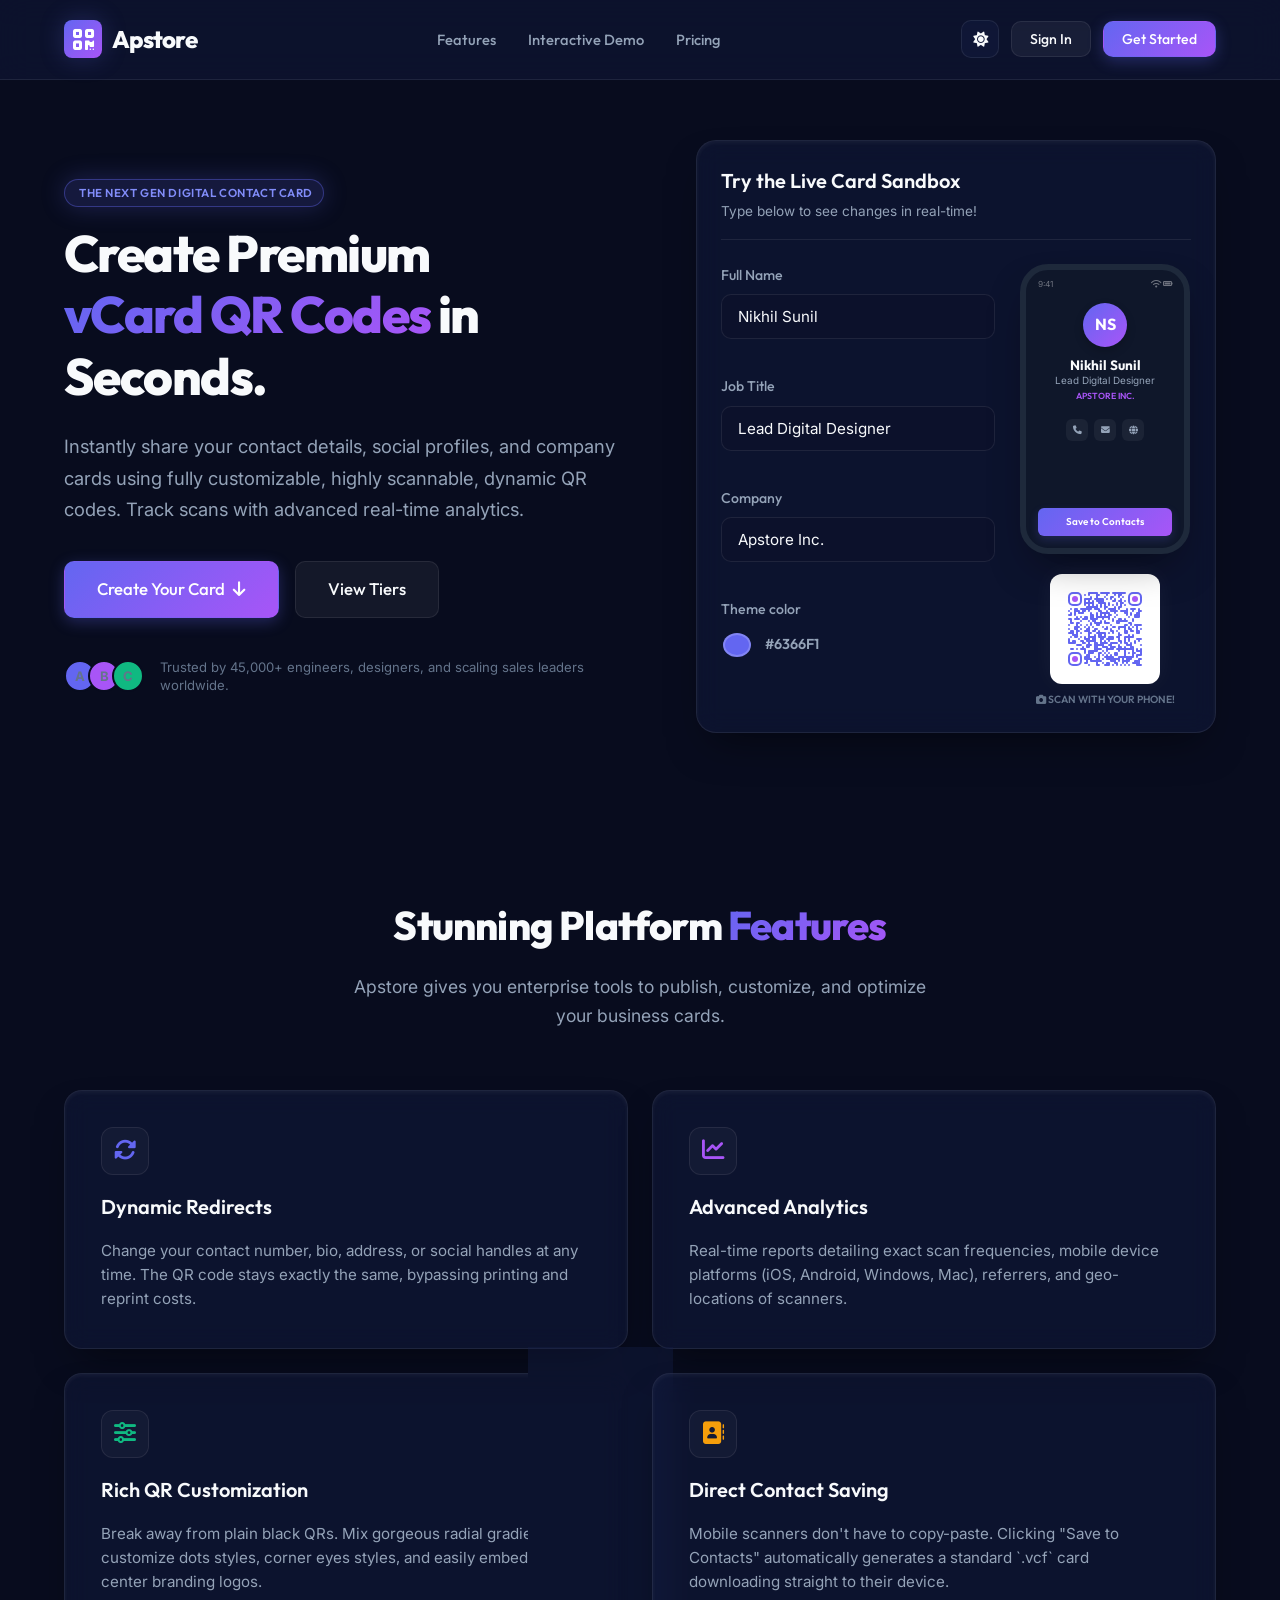
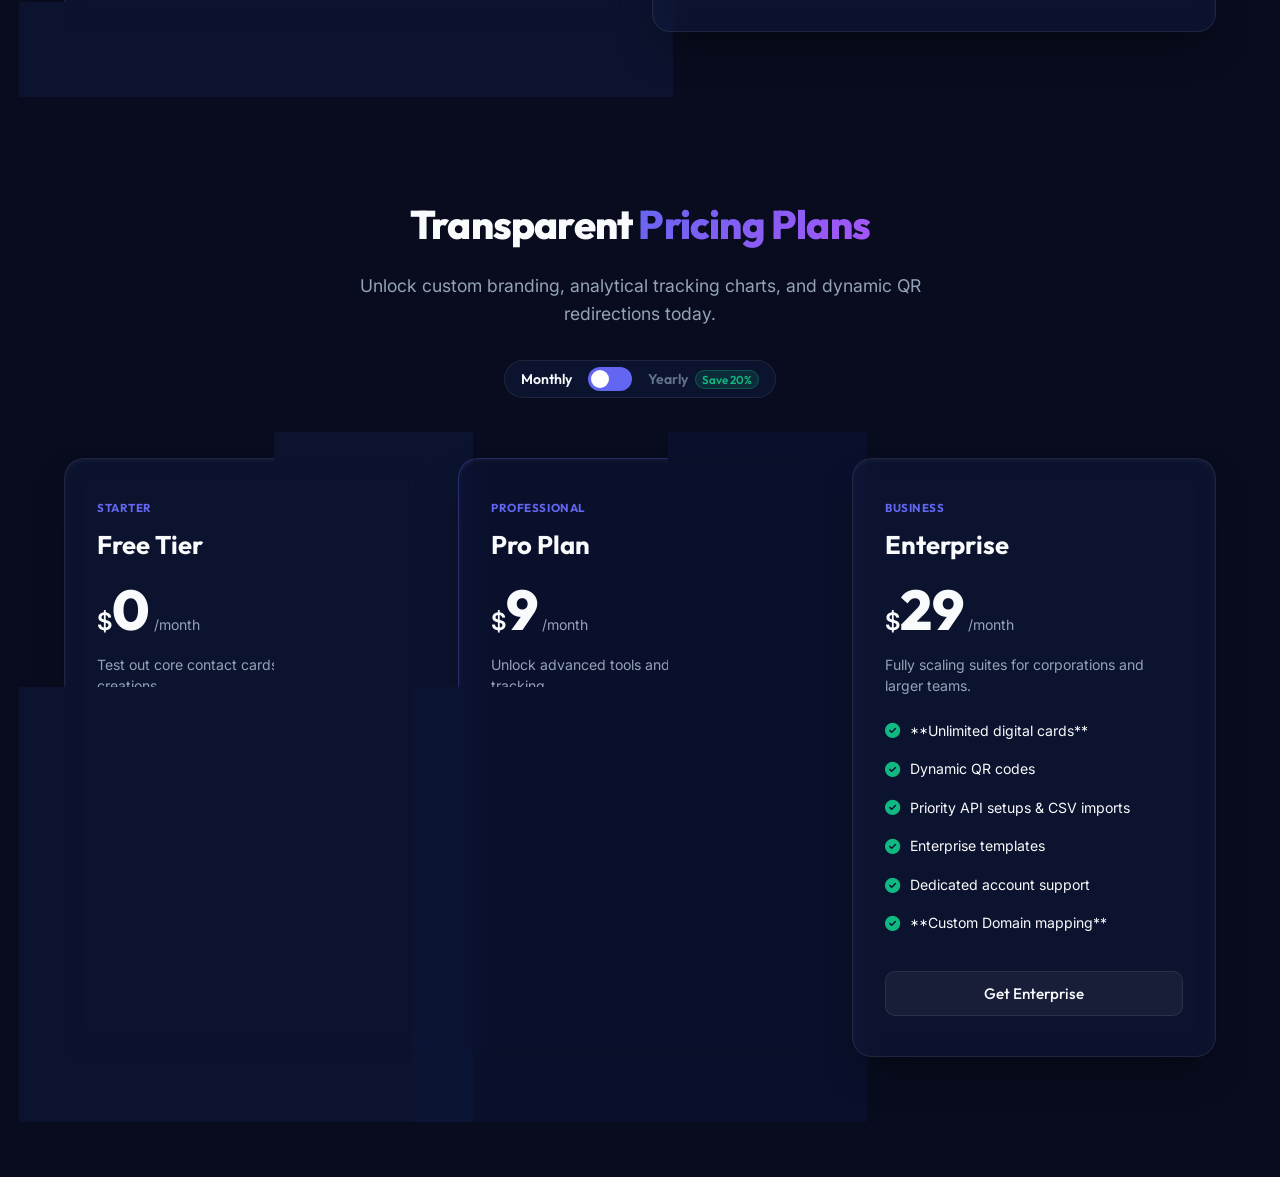
<file: index.html>
<!DOCTYPE html>
<html lang="en">
<head>
  <meta charset="UTF-8">
  <meta name="viewport" content="width=device-width, initial-scale=1.0">
  <title>Apstore | Premium QR vCards & Dynamic QRs</title>
  
  <!-- Google Fonts & FontAwesome -->
  <link href="https://fonts.googleapis.com/css2?family=Inter:wght@300;400;500;600;700&family=Outfit:wght@400;500;600;700;800&display=swap" rel="stylesheet">
  <link rel="stylesheet" href="https://cdnjs.cloudflare.com/ajax/libs/font-awesome/6.4.0/css/all.min.css">
  
  <!-- QR Code Styling Library Local -->
  <script type="text/javascript" src="js/qr-code-styling.js"></script>
  <!-- Theme Management Script -->
  <script src="js/theme.js"></script>

  <!-- CSS -->
  <link rel="stylesheet" href="css/variables.css">
  <link rel="stylesheet" href="css/landing.css">
</head>
<body class="landing-body glow-accent">

  <!-- Header Sticky Navigation -->
  <header class="navbar-wrapper">
    <div class="navbar-container">
      <a href="index.html" class="logo">
        <span class="logo-icon"><i class="fa-solid fa-qrcode"></i></span>
        <span class="logo-text">Apstore</span>
      </a>
      
      <nav class="nav-links">
        <a href="#features">Features</a>
        <a href="#demo">Interactive Demo</a>
        <a href="#pricing">Pricing</a>
      </nav>

      <div class="nav-actions" style="display: flex; gap: 12px; align-items: center;">
        <button class="theme-toggle-btn" id="btn-theme-toggle" aria-label="Toggle Theme">
          <i class="fa-solid fa-moon"></i>
        </button>
        <div class="nav-actions-auth" id="auth-header-actions" style="display: flex; gap: 12px; align-items: center;">
          <!-- Replaced dynamically by auth state in JS -->
          <button class="btn btn-secondary btn-nav-login" id="btn-show-login">Sign In</button>
          <button class="btn btn-primary btn-nav-signup" id="btn-show-signup">Get Started</button>
        </div>
      </div>
    </div>
  </header>

  <!-- Hero Section & Live Sandbox Creator -->
  <main class="hero-section" id="home">
    <div class="hero-container">
      
      <!-- Marketing Copy -->
      <div class="hero-copy">
        <div class="badge badge-pro" style="margin-bottom: 16px; font-size: 0.72rem;">
          <i class="fa-solid fa-sparkles"></i> The Next Gen Digital Contact Card
        </div>
        <h1 class="hero-title">Create Premium <span class="text-gradient">vCard QR Codes</span> in Seconds.</h1>
        <p class="hero-subtitle">
          Instantly share your contact details, social profiles, and company cards using fully customizable, highly scannable, dynamic QR codes. Track scans with advanced real-time analytics.
        </p>
        <div class="hero-actions">
          <a href="#demo" class="btn btn-primary btn-lg">Create Your Card <i class="fa-solid fa-arrow-down"></i></a>
          <a href="#pricing" class="btn btn-secondary btn-lg">View Tiers</a>
        </div>
        <div class="hero-social-proof">
          <div class="avatars-group">
            <span class="profile-pic-proof" style="background-color: #6366f1;">A</span>
            <span class="profile-pic-proof" style="background-color: #a855f7;">B</span>
            <span class="profile-pic-proof" style="background-color: #10b981;">C</span>
          </div>
          <span>Trusted by 45,000+ engineers, designers, and scaling sales leaders worldwide.</span>
        </div>
      </div>

      <!-- Live Mobile Mockup Sandbox -->
      <div class="hero-sandbox glass-card" id="demo">
        <div class="sandbox-header">
          <h3>Try the Live Card Sandbox</h3>
          <p>Type below to see changes in real-time!</p>
        </div>
        
        <div class="sandbox-grid">
          <!-- Mini customizer form -->
          <div class="sandbox-form">
            <div class="form-group">
              <label class="form-label">Full Name</label>
              <input type="text" class="form-control" id="sb-name" value="Nikhil Sunil" placeholder="e.g. Nikhil Sunil">
            </div>
            
            <div class="form-group">
              <label class="form-label">Job Title</label>
              <input type="text" class="form-control" id="sb-title" value="Lead Digital Designer" placeholder="e.g. Lead Digital Designer">
            </div>

            <div class="form-group">
              <label class="form-label">Company</label>
              <input type="text" class="form-control" id="sb-company" value="Apstore Inc." placeholder="e.g. Apstore Inc.">
            </div>

            <div class="form-group">
              <label class="form-label">Theme color</label>
              <div class="color-picker-group">
                <input type="color" id="sb-color" value="#6366f1" class="color-dot-picker">
                <span id="sb-color-hex" class="hex-text">#6366f1</span>
              </div>
            </div>
          </div>

          <!-- Preview Area -->
          <div class="sandbox-previews">
            <!-- Simulated Mobile Screen -->
            <div class="sandbox-mobile-frame">
              <div class="mobile-top-bar">
                <span class="time">9:41</span>
                <div class="icons"><i class="fa-solid fa-wifi"></i> <i class="fa-solid fa-battery-full"></i></div>
              </div>
              <div class="mobile-card-content" id="sb-mobile-card">
                <div class="mobile-avatar" id="sb-mobile-avatar" style="background: linear-gradient(135deg, #6366f1 0%, #a855f7 100%);">NS</div>
                <div class="mobile-name" id="sb-mobile-name">Nikhil Sunil</div>
                <div class="mobile-title" id="sb-mobile-title">Lead Digital Designer</div>
                <div class="mobile-comp" id="sb-mobile-company">Apstore Inc.</div>
                
                <div class="mobile-mock-buttons">
                  <div class="mock-btn"><i class="fa-solid fa-phone"></i></div>
                  <div class="mock-btn"><i class="fa-solid fa-envelope"></i></div>
                  <div class="mock-btn"><i class="fa-solid fa-globe"></i></div>
                </div>
                
                <div class="mobile-mock-vcf-btn" id="sb-mobile-vcf-btn">Save to Contacts</div>
              </div>
            </div>

            <!-- Resulting live QR Code wrapper -->
            <div class="sandbox-qr-frame">
              <div class="qr-container" id="sb-qr-code">
                <!-- Loaded by qr-code-styling -->
              </div>
              <span class="qr-scan-instruction"><i class="fa-solid fa-camera"></i> Scan with your phone!</span>
            </div>
          </div>
        </div>
      </div>

    </div>
  </main>

  <!-- Bento Features Section -->
  <section class="features-section" id="features">
    <div class="section-header">
      <h2 class="section-title-big">Stunning Platform <span class="text-gradient">Features</span></h2>
      <p class="section-subtitle-big">Apstore gives you enterprise tools to publish, customize, and optimize your business cards.</p>
    </div>

    <div class="features-grid">
      <!-- Feature Card 1 -->
      <div class="feature-card glass-card">
        <div class="feature-icon" style="color: #6366f1;"><i class="fa-solid fa-rotate"></i></div>
        <h3>Dynamic Redirects</h3>
        <p>Change your contact number, bio, address, or social handles at any time. The QR code stays exactly the same, bypassing printing and reprint costs.</p>
      </div>

      <!-- Feature Card 2 -->
      <div class="feature-card glass-card">
        <div class="feature-icon" style="color: #a855f7;"><i class="fa-solid fa-chart-line"></i></div>
        <h3>Advanced Analytics</h3>
        <p>Real-time reports detailing exact scan frequencies, mobile device platforms (iOS, Android, Windows, Mac), referrers, and geo-locations of scanners.</p>
      </div>

      <!-- Feature Card 3 -->
      <div class="feature-card glass-card">
        <div class="feature-icon" style="color: #10b981;"><i class="fa-solid fa-sliders"></i></div>
        <h3>Rich QR Customization</h3>
        <p>Break away from plain black QRs. Mix gorgeous radial gradients, customize dots styles, corner eyes styles, and easily embed custom center branding logos.</p>
      </div>

      <!-- Feature Card 4 -->
      <div class="feature-card glass-card">
        <div class="feature-icon" style="color: #f59e0b;"><i class="fa-solid fa-address-book"></i></div>
        <h3>Direct Contact Saving</h3>
        <p>Mobile scanners don't have to copy-paste. Clicking "Save to Contacts" automatically generates a standard `.vcf` card downloading straight to their device.</p>
      </div>
    </div>
  </section>

  <!-- Pricing Plans Section -->
  <section class="pricing-section" id="pricing">
    <div class="section-header">
      <h2 class="section-title-big">Transparent <span class="text-gradient">Pricing Plans</span></h2>
      <p class="section-subtitle-big">Unlock custom branding, analytical tracking charts, and dynamic QR redirections today.</p>
      
      <!-- Billing Cycle Toggle -->
      <div class="billing-toggle-container">
        <span class="toggle-label active" id="cycle-monthly">Monthly</span>
        <button class="cycle-switch-btn" id="btn-toggle-cycle">
          <span class="switch-dot"></span>
        </button>
        <span class="toggle-label" id="cycle-yearly">Yearly <span class="discount-pill">Save 20%</span></span>
      </div>
    </div>

    <!-- Pricing cards grid -->
    <div class="pricing-grid">
      <!-- Tier 1: Free -->
      <div class="pricing-card glass-card">
        <span class="tier-badge">Starter</span>
        <h3 class="tier-name">Free Tier</h3>
        <div class="price-box">
          <span class="currency">$</span>
          <span class="amount" id="price-free">0</span>
          <span class="period">/month</span>
        </div>
        <p class="tier-desc">Test out core contact cards and static creations.</p>
        <ul class="tier-features">
          <li><i class="fa-solid fa-circle-check"></i> Max 2 digital cards</li>
          <li><i class="fa-solid fa-circle-check"></i> Static QR generation</li>
          <li><i class="fa-solid fa-circle-check"></i> Standard styling setups</li>
          <li class="muted"><i class="fa-solid fa-circle-xmark"></i> Advanced dynamic links</li>
          <li class="muted"><i class="fa-solid fa-circle-xmark"></i> Scan analytics charts</li>
          <li class="muted"><i class="fa-solid fa-circle-xmark"></i> Custom branding (Includes Apstore tag)</li>
        </ul>
        <button class="btn btn-secondary btn-pricing-select" data-tier="free">Select Free</button>
      </div>

      <!-- Tier 2: Pro -->
      <div class="pricing-card glass-card popular">
        <div class="popular-ribbon"><i class="fa-solid fa-fire"></i> Most Popular</div>
        <span class="tier-badge">Professional</span>
        <h3 class="tier-name">Pro Plan</h3>
        <div class="price-box">
          <span class="currency">$</span>
          <span class="amount" id="price-pro">9</span>
          <span class="period">/month</span>
        </div>
        <p class="tier-desc">Unlock advanced tools and scannable tracking.</p>
        <ul class="tier-features">
          <li><i class="fa-solid fa-circle-check"></i> **Max 10 digital cards**</li>
          <li><i class="fa-solid fa-circle-check"></i> **Dynamic QR redirection**</li>
          <li><i class="fa-solid fa-circle-check"></i> Gradient card color systems</li>
          <li><i class="fa-solid fa-circle-check"></i> Custom QR styles (gradient dots, eyes)</li>
          <li><i class="fa-solid fa-circle-check"></i> Advanced scan analytics</li>
          <li><i class="fa-solid fa-circle-check"></i> **No Apstore branding**</li>
        </ul>
        <button class="btn btn-primary btn-pricing-select" data-tier="pro">Upgrade to Pro</button>
      </div>

      <!-- Tier 3: Enterprise -->
      <div class="pricing-card glass-card">
        <span class="tier-badge">Business</span>
        <h3 class="tier-name">Enterprise</h3>
        <div class="price-box">
          <span class="currency">$</span>
          <span class="amount" id="price-enterprise">29</span>
          <span class="period">/month</span>
        </div>
        <p class="tier-desc">Fully scaling suites for corporations and larger teams.</p>
        <ul class="tier-features">
          <li><i class="fa-solid fa-circle-check"></i> **Unlimited digital cards**</li>
          <li><i class="fa-solid fa-circle-check"></i> Dynamic QR codes</li>
          <li><i class="fa-solid fa-circle-check"></i> Priority API setups & CSV imports</li>
          <li><i class="fa-solid fa-circle-check"></i> Enterprise templates</li>
          <li><i class="fa-solid fa-circle-check"></i> Dedicated account support</li>
          <li><i class="fa-solid fa-circle-check"></i> **Custom Domain mapping**</li>
        </ul>
        <button class="btn btn-secondary btn-pricing-select" data-tier="enterprise">Get Enterprise</button>
      </div>
    </div>
  </section>

  <!-- Interactive Auth Modal Overlay -->
  <div class="auth-modal-overlay" id="auth-modal">
    <div class="auth-modal-card glass-card">
      <button class="btn-modal-close" id="btn-close-modal"><i class="fa-solid fa-xmark"></i></button>
      
      <!-- Modal Tabs toggling login/signup -->
      <div class="auth-tabs">
        <button class="auth-tab-btn active" id="tab-login">Sign In</button>
        <button class="auth-tab-btn" id="tab-signup">Register</button>
      </div>

      <!-- Form: Login -->
      <form class="auth-form active" id="form-login">
        <h3 class="form-title-text">Welcome Back</h3>
        <p class="form-sub-text">Enter credentials to view your dashboards.</p>
        
        <div class="form-group">
          <label class="form-label">Email Address</label>
          <input type="email" class="form-control" id="login-email" required placeholder="demo@apstore.com">
        </div>
        <div class="form-group">
          <label class="form-label">Password</label>
          <input type="password" class="form-control" id="login-password" required placeholder="demo123">
        </div>
        
        <button type="submit" class="btn btn-primary w-full" style="margin-top: 10px; width: 100%;">
          Access Console <i class="fa-solid fa-arrow-right-to-bracket"></i>
        </button>
        <p class="auth-switch-tip">Don't have an account? <span id="switch-to-register">Register here</span></p>
      </form>

      <!-- Form: Signup -->
      <form class="auth-form" id="form-signup">
        <h3 class="form-title-text">Create Account</h3>
        <p class="form-sub-text">Build digital vCards and track interactive QRs.</p>
        
        <input type="hidden" id="signup-subscription" value="free">

        <div class="form-group">
          <label class="form-label">Full Name</label>
          <input type="text" class="form-control" id="signup-name" required placeholder="e.g. John Doe">
        </div>
        <div class="form-group">
          <label class="form-label">Email Address</label>
          <input type="email" class="form-control" id="signup-email" required placeholder="name@domain.com">
        </div>
        <div class="form-group">
          <label class="form-label">Password</label>
          <input type="password" class="form-control" id="signup-password" required placeholder="Min 6 characters">
        </div>
        
        <button type="submit" class="btn btn-primary w-full" style="margin-top: 10px; width: 100%;">
          Register Account <i class="fa-solid fa-user-plus"></i>
        </button>
        <p class="auth-switch-tip">Already registered? <span id="switch-to-login">Sign In here</span></p>
      </form>
    </div>
  </div>

  <!-- Main System Toast alert notification -->
  <div class="toast-container" id="toast-bin"></div>

  <!-- DB and Auth Core scripts -->
  <script src="js/db.js"></script>
  <script src="js/auth.js"></script>
  
  <!-- UI Interactions script -->
  <script src="js/landing.js"></script>
</body>
</html>
</file>
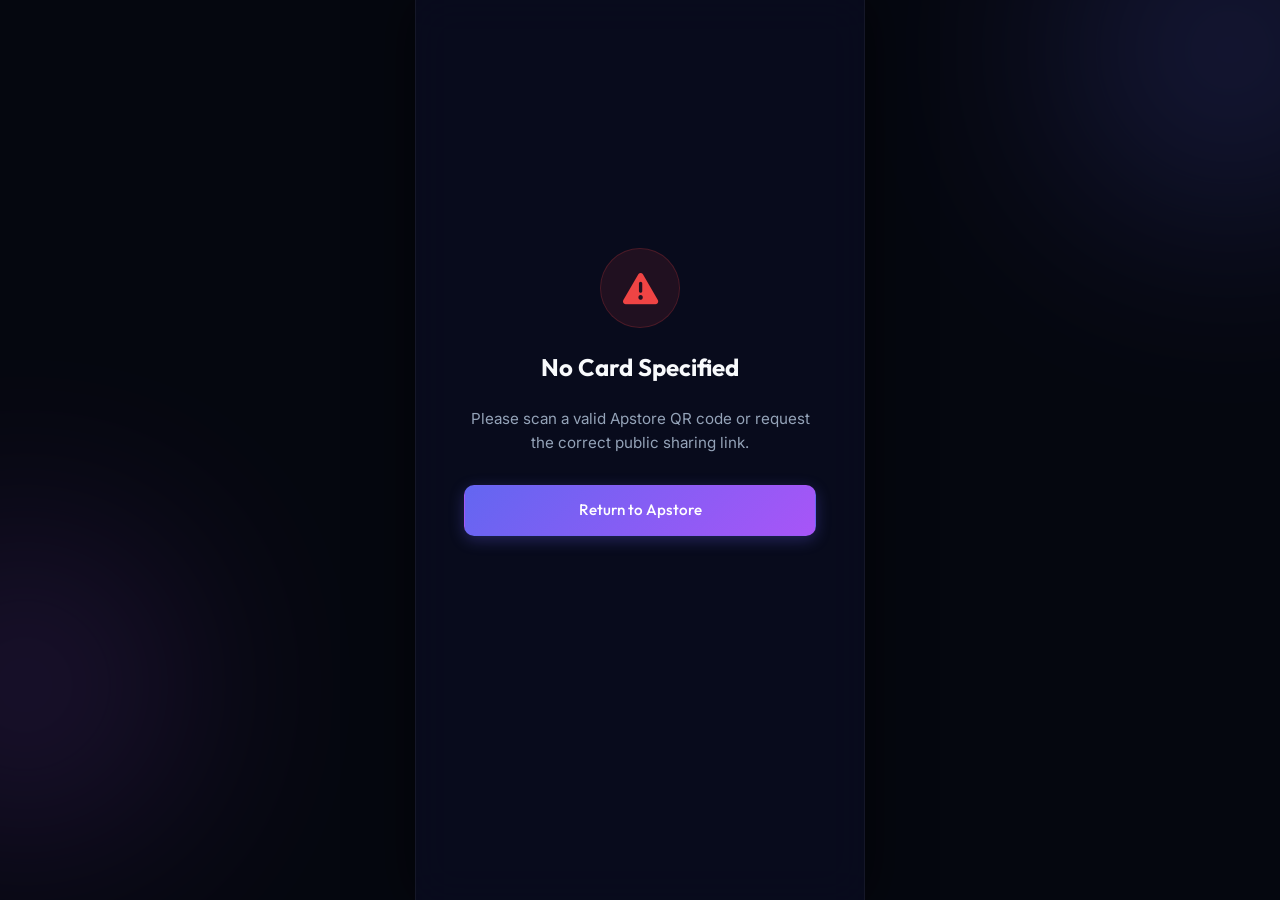
<file: view.html>
<!DOCTYPE html>
<html lang="en">
<head>
  <meta charset="UTF-8">
  <meta name="viewport" content="width=device-width, initial-scale=1.0">
  <title>Apstore | Digital Card Profile</title>
  <!-- Google Fonts & FontAwesome -->
  <link href="https://fonts.googleapis.com/css2?family=Inter:wght@300;400;500;600;700&family=Outfit:wght@400;500;600;700;800&display=swap" rel="stylesheet">
  <link rel="stylesheet" href="https://cdnjs.cloudflare.com/ajax/libs/font-awesome/6.4.0/css/all.min.css">
  
  <!-- CSS -->
  <link rel="stylesheet" href="css/variables.css">
  <link rel="stylesheet" href="css/vcard.css">
</head>
<body class="vcard-body">
  
  <!-- Background Glow Orbs -->
  <div class="glow-orb orb-1" id="theme-orb-1"></div>
  <div class="glow-orb orb-2" id="theme-orb-2"></div>

  <!-- Main Card Container -->
  <div class="vcard-container" id="vcard-main">
    
    <!-- Profile Card Header -->
    <header class="vcard-header">
      <div class="avatar-wrapper" id="profile-avatar-container">
        <!-- Loaded dynamically -->
        <div class="avatar-placeholder" id="avatar-initials">AS</div>
      </div>
      
      <h1 class="vcard-name" id="profile-fullname">Loading Profile...</h1>
      <p class="vcard-title" id="profile-jobtitle">Connecting Details</p>
      <span class="vcard-company" id="profile-company">Apstore Network</span>
    </header>

    <!-- Bio Statement -->
    <div class="vcard-section vcard-bio-section" id="profile-bio-container">
      <p class="vcard-bio" id="profile-bio">
        Fetching secure, cloud-saved dynamic vCard credentials...
      </p>
    </div>

    <!-- Quick Action Contact Buttons -->
    <div class="vcard-section">
      <h3 class="section-title">Quick Actions</h3>
      <div class="actions-grid" id="quick-actions-grid">
        <!-- Call -->
        <a href="#" class="action-btn" id="btn-call">
          <div class="icon-box"><i class="fa-solid fa-phone"></i></div>
          <span>Call Mobile</span>
        </a>
        <!-- Message/WhatsApp -->
        <a href="#" class="action-btn" id="btn-work-phone">
          <div class="icon-box"><i class="fa-solid fa-briefcase"></i></div>
          <span>Work Phone</span>
        </a>
        <!-- Email -->
        <a href="#" class="action-btn" id="btn-email">
          <div class="icon-box"><i class="fa-solid fa-envelope"></i></div>
          <span>Email Me</span>
        </a>
        <!-- Website -->
        <a href="#" class="action-btn" id="btn-website" target="_blank">
          <div class="icon-box"><i class="fa-solid fa-globe"></i></div>
          <span>Visit Website</span>
        </a>
      </div>
    </div>

    <!-- Address Location Block -->
    <div class="vcard-section" id="address-container" style="display: none;">
      <h3 class="section-title">Location</h3>
      <a href="#" class="location-card" id="btn-address" target="_blank">
        <i class="fa-solid fa-location-dot"></i>
        <div class="location-details">
          <span class="location-title">Office Address</span>
          <p class="location-text" id="profile-address">Cupertino, CA, USA</p>
        </div>
        <i class="fa-solid fa-chevron-right arrow"></i>
      </a>
    </div>

    <!-- Social Media Connections -->
    <div class="vcard-section" id="socials-container">
      <h3 class="section-title">Social Networks</h3>
      <div class="socials-list" id="social-links-list">
        <!-- Generated Dynamically -->
      </div>
    </div>

    <!-- Floating Contact Card Exporter (VCF) -->
    <div class="floating-save-container">
      <button class="btn btn-primary btn-save-contact" id="btn-save-vcf">
        <i class="fa-solid fa-user-plus"></i>
        Save to Contacts
      </button>
    </div>

    <!-- Powered by Branding banner -->
    <footer class="vcard-footer" id="branding-banner">
      <a href="index.html" class="branding-link">
        <span>Powered by</span>
        <span class="brand-text">Apstore</span>
      </a>
    </footer>

  </div>

  <!-- Alert notification inside vCard for missing details -->
  <div id="vcard-toast" class="vcard-toast">Contact Saved!</div>

  <!-- DB and Application logic -->
  <script src="js/db.js"></script>
  <script src="js/vcard-viewer.js"></script>
</body>
</html>
</file>
<file: css/variables.css>
@import url('https://fonts.googleapis.com/css2?family=Inter:wght@300;400;500;600;700&family=Outfit:wght@400;500;600;700;800&display=swap');

:root {
  /* Colors */
  --bg-deep: #080c1e;
  --bg-darker: #0c112b;
  --bg-surface: rgba(17, 24, 57, 0.55);
  --bg-glass-card: rgba(20, 30, 70, 0.4);
  --bg-glass-card-hover: rgba(28, 41, 92, 0.55);
  
  --border-glass: rgba(255, 255, 255, 0.08);
  --border-glass-focus: rgba(99, 102, 241, 0.4);
  
  /* Primary Accent Gradients */
  --accent-primary: #6366f1;
  --accent-secondary: #a855f7;
  --grad-accent: linear-gradient(135deg, #6366f1 0%, #a855f7 100%);
  --grad-accent-hover: linear-gradient(135deg, #4f46e5 0%, #9333ea 100%);
  
  /* System Accents */
  --color-success: #10b981;
  --color-warning: #f59e0b;
  --color-danger: #ef4444;
  --color-info: #0ea5e9;
  
  /* Text states */
  --text-primary: #f8fafc;
  --text-secondary: #94a3b8;
  --text-muted: #64748b;
  --text-inverse: #ffffff;
  
  /* Shadows */
  --shadow-neon: 0 0 25px rgba(99, 102, 241, 0.25);
  --shadow-neon-success: 0 0 25px rgba(16, 185, 129, 0.25);
  --shadow-premium: 0 20px 40px -15px rgba(0, 0, 0, 0.5);
  --shadow-inset: inset 0 2px 4px 0 rgba(255, 255, 255, 0.05);
  
  /* Fonts */
  --font-heading: 'Outfit', sans-serif;
  --font-body: 'Inter', sans-serif;
  
  /* Transitions */
  --transition-smooth: all 0.3s cubic-bezier(0.4, 0, 0.2, 1);
  --transition-fast: all 0.15s ease;
}

/* Premium Light Theme Override */
[data-theme="light"] {
  --bg-deep: #f1f5f9;
  --bg-darker: #e2e8f0;
  --bg-surface: rgba(255, 255, 255, 0.7);
  --bg-glass-card: rgba(255, 255, 255, 0.55);
  --bg-glass-card-hover: rgba(255, 255, 255, 0.8);
  
  --border-glass: rgba(15, 23, 42, 0.08);
  --border-glass-focus: rgba(99, 102, 241, 0.45);
  
  --text-primary: #0f172a;
  --text-secondary: #475569;
  --text-muted: #94a3b8;
  --text-inverse: #ffffff;
  
  --shadow-neon: 0 0 25px rgba(99, 102, 241, 0.15);
  --shadow-premium: 0 20px 40px -15px rgba(15, 23, 42, 0.08);
  --shadow-inset: inset 0 2px 4px 0 rgba(255, 255, 255, 0.9);
}

/* Base resets & styles */
* {
  margin: 0;
  padding: 0;
  box-sizing: border-box;
  outline: none;
}

body {
  background-color: var(--bg-deep);
  color: var(--text-primary);
  font-family: var(--font-body);
  overflow-x: hidden;
  line-height: 1.6;
}

h1, h2, h3, h4, h5, h6 {
  font-family: var(--font-heading);
  font-weight: 600;
  color: var(--text-primary);
}

/* Elegant Scrollbars */
::-webkit-scrollbar {
  width: 8px;
  height: 8px;
}

::-webkit-scrollbar-track {
  background: var(--bg-darker);
}

::-webkit-scrollbar-thumb {
  background: rgba(255, 255, 255, 0.1);
  border-radius: 4px;
}

::-webkit-scrollbar-thumb:hover {
  background: var(--grad-accent);
}

/* Glassmorphism Styling Utility */
.glass-card {
  background: var(--bg-glass-card);
  backdrop-filter: blur(12px);
  -webkit-backdrop-filter: blur(12px);
  border: 1px solid var(--border-glass);
  box-shadow: var(--shadow-premium), var(--shadow-inset);
  border-radius: 16px;
  transition: var(--transition-smooth);
}

.glass-card:hover {
  border-color: rgba(255, 255, 255, 0.12);
  background: var(--bg-glass-card-hover);
}

/* Glow Accent Elements */
.glow-accent {
  position: relative;
}
.glow-accent::before {
  content: '';
  position: absolute;
  top: 50%;
  left: 50%;
  transform: translate(-50%, -50%);
  width: 150px;
  height: 150px;
  background: var(--grad-accent);
  filter: blur(80px);
  opacity: 0.15;
  z-index: -1;
  border-radius: 50%;
  pointer-events: none;
}

/* Glowing text */
.text-gradient {
  background: var(--grad-accent);
  -webkit-background-clip: text;
  -webkit-text-fill-color: transparent;
  display: inline-block;
}

/* Common Interactive buttons */
.btn {
  display: inline-flex;
  align-items: center;
  justify-content: center;
  gap: 8px;
  padding: 12px 24px;
  font-family: var(--font-heading);
  font-weight: 500;
  font-size: 0.95rem;
  border-radius: 10px;
  border: 1px solid transparent;
  cursor: pointer;
  transition: var(--transition-smooth);
  text-decoration: none;
}

.btn-primary {
  background: var(--grad-accent);
  color: var(--text-inverse);
  box-shadow: 0 4px 15px rgba(99, 102, 241, 0.3);
}

.btn-primary:hover {
  transform: translateY(-2px);
  box-shadow: 0 6px 20px rgba(99, 102, 241, 0.5), var(--shadow-neon);
}

.btn-primary:active {
  transform: translateY(0);
}

.btn-secondary {
  background: rgba(255, 255, 255, 0.05);
  border: 1px solid var(--border-glass);
  color: var(--text-primary);
}

.btn-secondary:hover {
  background: rgba(255, 255, 255, 0.1);
  border-color: rgba(255, 255, 255, 0.2);
  transform: translateY(-2px);
}

.btn-glass {
  background: rgba(99, 102, 241, 0.1);
  border: 1px solid rgba(99, 102, 241, 0.2);
  color: #a5b4fc;
}

.btn-glass:hover {
  background: rgba(99, 102, 241, 0.2);
  border-color: rgba(99, 102, 241, 0.4);
  transform: translateY(-2px);
  box-shadow: var(--shadow-neon);
}

.btn-success {
  background: var(--color-success);
  color: var(--text-inverse);
  box-shadow: 0 4px 15px rgba(16, 185, 129, 0.2);
}

.btn-success:hover {
  background: #059669;
  transform: translateY(-2px);
  box-shadow: 0 6px 20px rgba(16, 185, 129, 0.4);
}

.btn-icon {
  padding: 10px;
  border-radius: 10px;
  aspect-ratio: 1;
}

.theme-toggle-btn {
  background: var(--bg-glass-card);
  border: 1px solid var(--border-glass);
  color: var(--text-primary);
  width: 38px;
  height: 38px;
  border-radius: 10px;
  cursor: pointer;
  display: flex;
  align-items: center;
  justify-content: center;
  transition: var(--transition-smooth);
  font-size: 0.95rem;
}

.theme-toggle-btn:hover {
  background: var(--bg-glass-card-hover);
  border-color: var(--border-glass-focus);
  transform: translateY(-2px);
}

.badge {
  display: inline-flex;
  align-items: center;
  gap: 4px;
  padding: 4px 10px;
  font-size: 0.75rem;
  font-weight: 600;
  text-transform: uppercase;
  letter-spacing: 0.05em;
  border-radius: 9999px;
  font-family: var(--font-heading);
}

.badge-free {
  background: rgba(148, 163, 184, 0.15);
  border: 1px solid rgba(148, 163, 184, 0.3);
  color: var(--text-secondary);
}

.badge-pro {
  background: rgba(99, 102, 241, 0.15);
  border: 1px solid rgba(99, 102, 241, 0.4);
  color: #818cf8;
  box-shadow: var(--shadow-neon);
}

.badge-enterprise {
  background: rgba(245, 158, 11, 0.15);
  border: 1px solid rgba(245, 158, 11, 0.4);
  color: #fbbf24;
}

/* Form Styles */
.form-group {
  margin-bottom: 20px;
  display: flex;
  flex-direction: column;
  gap: 8px;
}

.form-label {
  font-family: var(--font-heading);
  font-size: 0.88rem;
  font-weight: 500;
  color: var(--text-secondary);
}

.form-control {
  background: var(--bg-darker);
  border: 1px solid var(--border-glass);
  border-radius: 10px;
  padding: 12px 16px;
  color: var(--text-primary);
  font-family: var(--font-body);
  font-size: 0.95rem;
  transition: var(--transition-smooth);
}

.form-control:focus {
  border-color: var(--accent-primary);
  box-shadow: var(--shadow-neon), inset 0 2px 4px 0 rgba(0, 0, 0, 0.2);
  background: var(--bg-deep);
}

.form-control::placeholder {
  color: var(--text-muted);
}

/* Toast Notifications */
.toast-container {
  position: fixed;
  top: 24px;
  right: 24px;
  z-index: 9999;
  display: flex;
  flex-direction: column;
  gap: 12px;
}

.toast {
  background: rgba(12, 22, 50, 0.9);
  border: 1px solid var(--border-glass);
  border-left: 4px solid var(--accent-primary);
  color: var(--text-primary);
  padding: 16px 24px;
  border-radius: 8px;
  box-shadow: var(--shadow-premium);
  display: flex;
  align-items: center;
  gap: 12px;
  font-family: var(--font-heading);
  font-weight: 500;
  transform: translateX(120%);
  transition: transform 0.4s cubic-bezier(0.175, 0.885, 0.32, 1.275);
}

.toast.show {
  transform: translateX(0);
}

.toast.success {
  border-left-color: var(--color-success);
}

.toast.warning {
  border-left-color: var(--color-warning);
}

.toast.danger {
  border-left-color: var(--color-danger);
}
</file>
<file: css/landing.css>
/* Apstore Landing Page Custom Stylesheet */

.landing-body {
  background-color: var(--bg-deep);
  position: relative;
  min-height: 100vh;
}

/* Glowing Background grids and overlays */
.landing-body::before {
  content: '';
  position: absolute;
  top: 0;
  left: 0;
  width: 100%;
  height: 100%;
  background-image: radial-gradient(rgba(99, 102, 241, 0.05) 1px, transparent 1px);
  background-size: 32px 32px;
  z-index: -2;
  pointer-events: none;
}

/* Sticky Header Navigation */
.navbar-wrapper {
  position: fixed;
  top: 0;
  left: 0;
  right: 0;
  height: 80px;
  background: var(--bg-surface);
  backdrop-filter: blur(16px);
  -webkit-backdrop-filter: blur(16px);
  border-bottom: 1px solid var(--border-glass);
  z-index: 1000;
  display: flex;
  align-items: center;
}

.navbar-container {
  width: 100%;
  max-width: 1200px;
  margin: 0 auto;
  padding: 0 24px;
  display: flex;
  justify-content: space-between;
  align-items: center;
}

.logo {
  display: flex;
  align-items: center;
  gap: 10px;
  text-decoration: none;
  font-family: var(--font-heading);
  font-weight: 800;
  font-size: 1.5rem;
}

.logo-icon {
  width: 38px;
  height: 38px;
  border-radius: 8px;
  background: var(--grad-accent);
  display: flex;
  align-items: center;
  justify-content: center;
  color: var(--text-inverse);
  box-shadow: var(--shadow-neon);
}

.logo-text {
  color: var(--text-primary);
  letter-spacing: -0.03em;
}

.nav-links {
  display: flex;
  gap: 32px;
}

.nav-links a {
  text-decoration: none;
  font-family: var(--font-heading);
  font-size: 0.92rem;
  font-weight: 500;
  color: var(--text-secondary);
  transition: var(--transition-smooth);
}

.nav-links a:hover {
  color: var(--text-primary);
  transform: translateY(-1px);
}

.nav-actions {
  display: flex;
  align-items: center;
  gap: 12px;
}

.btn-nav-login {
  padding: 8px 18px;
  font-size: 0.88rem;
}

.btn-nav-signup {
  padding: 8px 18px;
  font-size: 0.88rem;
}

/* Hero marketing segment */
.hero-section {
  padding-top: 140px;
  padding-bottom: 80px;
}

.hero-container {
  max-width: 1200px;
  margin: 0 auto;
  padding: 0 24px;
  display: grid;
  grid-template-columns: 1.1fr 1fr;
  gap: 60px;
  align-items: center;
}

.hero-copy {
  display: flex;
  flex-direction: column;
  align-items: flex-start;
}

.hero-title {
  font-size: 3.2rem;
  line-height: 1.2;
  font-weight: 800;
  margin-bottom: 24px;
  letter-spacing: -0.03em;
}

.hero-subtitle {
  font-size: 1.15rem;
  color: var(--text-secondary);
  line-height: 1.7;
  margin-bottom: 36px;
}

.hero-actions {
  display: flex;
  gap: 16px;
  margin-bottom: 40px;
}

.btn-lg {
  padding: 14px 32px;
  font-size: 1.05rem;
}

.hero-social-proof {
  display: flex;
  align-items: center;
  gap: 16px;
}

.avatars-group {
  display: flex;
}

.profile-pic-proof {
  width: 32px;
  height: 32px;
  border-radius: 50%;
  border: 2px solid var(--bg-deep);
  display: flex;
  align-items: center;
  justify-content: center;
  font-size: 0.72rem;
  font-weight: 700;
  color: white;
  margin-left: -8px;
}

.profile-pic-proof:first-child {
  margin-left: 0;
}

.hero-social-proof span {
  font-size: 0.82rem;
  color: var(--text-muted);
  line-height: 1.4;
}

/* Live Sandbox Mockups */
.hero-sandbox {
  padding: 24px;
  border-radius: 20px;
}

.sandbox-header {
  border-bottom: 1px solid var(--border-glass);
  padding-bottom: 16px;
  margin-bottom: 24px;
}

.sandbox-header h3 {
  font-size: 1.25rem;
  margin-bottom: 4px;
}

.sandbox-header p {
  font-size: 0.85rem;
  color: var(--text-secondary);
}

.sandbox-grid {
  display: grid;
  grid-template-columns: 1fr 1.1fr;
  gap: 24px;
}

.sandbox-form {
  display: flex;
  flex-direction: column;
  gap: 16px;
}

.color-picker-group {
  display: flex;
  align-items: center;
  gap: 12px;
}

.color-dot-picker {
  -webkit-appearance: none;
  appearance: none;
  width: 32px;
  height: 32px;
  border-radius: 50%;
  border: none;
  cursor: pointer;
  background: none;
}

.color-dot-picker::-webkit-color-swatch {
  border-radius: 50%;
  border: 2px solid rgba(255, 255, 255, 0.2);
}

.hex-text {
  font-family: var(--font-heading);
  font-size: 0.9rem;
  font-weight: 600;
  color: var(--text-secondary);
}

/* Simulated Mobile Phone skeleton preview */
.sandbox-previews {
  display: flex;
  flex-direction: column;
  align-items: center;
  gap: 20px;
}

.sandbox-mobile-frame {
  width: 170px;
  height: 290px;
  border: 6px solid #1e293b;
  background: #0f172a;
  border-radius: 28px;
  box-shadow: var(--shadow-premium);
  padding: 8px;
  display: flex;
  flex-direction: column;
  overflow: hidden;
  position: relative;
}

.mobile-top-bar {
  display: flex;
  justify-content: space-between;
  font-size: 0.52rem;
  color: rgba(255, 255, 255, 0.4);
  padding: 0 4px;
  margin-bottom: 12px;
}

.mobile-card-content {
  display: flex;
  flex-direction: column;
  align-items: center;
  text-align: center;
  height: 100%;
}

.mobile-avatar {
  width: 44px;
  height: 44px;
  border-radius: 50%;
  display: flex;
  align-items: center;
  justify-content: center;
  font-family: var(--font-heading);
  font-weight: 700;
  font-size: 1rem;
  color: white;
  margin-bottom: 10px;
  box-shadow: 0 4px 10px rgba(0, 0, 0, 0.2);
  transition: var(--transition-smooth);
}

.mobile-name {
  font-family: var(--font-heading);
  font-weight: 700;
  font-size: 0.85rem;
  line-height: 1.2;
}

.mobile-title {
  font-size: 0.62rem;
  color: var(--text-secondary);
  line-height: 1.2;
  margin-top: 2px;
}

.mobile-comp {
  font-family: var(--font-heading);
  font-size: 0.55rem;
  font-weight: 600;
  color: var(--accent-secondary);
  text-transform: uppercase;
  margin-top: 2px;
}

.mobile-mock-buttons {
  display: flex;
  gap: 6px;
  margin-top: 16px;
}

.mock-btn {
  width: 22px;
  height: 22px;
  border-radius: 6px;
  background: rgba(255, 255, 255, 0.05);
  display: flex;
  align-items: center;
  justify-content: center;
  font-size: 0.55rem;
  color: var(--text-secondary);
}

.mobile-mock-vcf-btn {
  position: absolute;
  bottom: 12px;
  left: 12px;
  right: 12px;
  background: var(--grad-accent);
  color: white;
  font-family: var(--font-heading);
  font-weight: 600;
  font-size: 0.62rem;
  padding: 6px;
  border-radius: 6px;
  text-align: center;
  box-shadow: 0 4px 10px rgba(99, 102, 241, 0.2);
}

/* Resulting Sandbox QR Wrapper */
.sandbox-qr-frame {
  display: flex;
  flex-direction: column;
  align-items: center;
  gap: 8px;
}

.qr-container {
  width: 110px;
  height: 110px;
  background: white;
  padding: 6px;
  border-radius: 12px;
  box-shadow: 0 0 25px rgba(255, 255, 255, 0.05);
  display: flex;
  align-items: center;
  justify-content: center;
  overflow: hidden;
}

.qr-container canvas, .qr-container svg {
  width: 100% !important;
  height: 100% !important;
}

.qr-scan-instruction {
  font-family: var(--font-heading);
  font-size: 0.65rem;
  font-weight: 600;
  color: var(--text-muted);
  text-transform: uppercase;
}

/* Bento grid marketing */
.features-section {
  max-width: 1200px;
  margin: 0 auto;
  padding: 80px 24px;
}

.section-header {
  text-align: center;
  margin-bottom: 60px;
}

.section-title-big {
  font-size: 2.5rem;
  font-weight: 800;
  margin-bottom: 16px;
  letter-spacing: -0.02em;
}

.section-subtitle-big {
  font-size: 1.1rem;
  color: var(--text-secondary);
  max-width: 600px;
  margin: 0 auto;
}

.features-grid {
  display: grid;
  grid-template-columns: repeat(2, 1fr);
  gap: 24px;
}

.feature-card {
  padding: 36px;
  border-radius: 18px;
  display: flex;
  flex-direction: column;
  align-items: flex-start;
  gap: 16px;
}

.feature-icon {
  width: 48px;
  height: 48px;
  border-radius: 12px;
  background: rgba(255, 255, 255, 0.03);
  border: 1px solid var(--border-glass);
  display: flex;
  align-items: center;
  justify-content: center;
  font-size: 1.4rem;
}

.feature-card h3 {
  font-size: 1.25rem;
  font-weight: 600;
}

.feature-card p {
  color: var(--text-secondary);
  font-size: 0.95rem;
  line-height: 1.6;
}

/* Pricing Grids & billing sliding toggle */
.pricing-section {
  max-width: 1200px;
  margin: 0 auto;
  padding: 80px 24px 120px 24px;
}

.billing-toggle-container {
  display: inline-flex;
  align-items: center;
  gap: 16px;
  margin-top: 32px;
  background: var(--bg-glass-card);
  border: 1px solid var(--border-glass);
  padding: 6px 16px;
  border-radius: 50px;
}

.toggle-label {
  font-family: var(--font-heading);
  font-size: 0.88rem;
  font-weight: 600;
  color: var(--text-muted);
  transition: var(--transition-fast);
}

.toggle-label.active {
  color: var(--text-primary);
}

.discount-pill {
  font-size: 0.72rem;
  background: rgba(16, 185, 129, 0.15);
  border: 1px solid rgba(16, 185, 129, 0.3);
  color: var(--color-success);
  padding: 1px 6px;
  border-radius: 9999px;
  margin-left: 4px;
}

.cycle-switch-btn {
  width: 44px;
  height: 24px;
  background: var(--accent-primary);
  border-radius: 9999px;
  border: none;
  cursor: pointer;
  position: relative;
  transition: var(--transition-smooth);
}

.switch-dot {
  position: absolute;
  top: 3px;
  left: 3px;
  width: 18px;
  height: 18px;
  background: white;
  border-radius: 50%;
  transition: var(--transition-smooth);
}

.billing-toggle-container.yearly-active .cycle-switch-btn {
  background: var(--accent-secondary);
}

.billing-toggle-container.yearly-active .switch-dot {
  left: 23px;
}

/* Pricing Tier Cards */
.pricing-grid {
  display: grid;
  grid-template-columns: repeat(3, 1fr);
  gap: 30px;
  margin-top: 48px;
}

.pricing-card {
  padding: 40px 32px;
  border-radius: 20px;
  display: flex;
  flex-direction: column;
  align-items: flex-start;
  position: relative;
  overflow: hidden;
}

.pricing-card.popular {
  border-color: rgba(99, 102, 241, 0.3);
  background: rgba(15, 23, 60, 0.45);
}

.popular-ribbon {
  position: absolute;
  top: 15px;
  right: -30px;
  transform: rotate(45deg);
  background: var(--grad-accent);
  color: white;
  font-family: var(--font-heading);
  font-size: 0.65rem;
  font-weight: 700;
  padding: 4px 30px;
  box-shadow: 0 2px 10px rgba(0, 0, 0, 0.2);
  text-transform: uppercase;
}

.tier-badge {
  font-family: var(--font-heading);
  font-size: 0.72rem;
  font-weight: 700;
  text-transform: uppercase;
  color: var(--accent-primary);
  letter-spacing: 0.05em;
  margin-bottom: 8px;
}

.tier-name {
  font-size: 1.6rem;
  font-weight: 700;
  margin-bottom: 16px;
}

.price-box {
  display: flex;
  align-items: baseline;
  margin-bottom: 12px;
}

.price-box .currency {
  font-size: 1.5rem;
  font-weight: 600;
  color: var(--text-primary);
}

.price-box .amount {
  font-family: var(--font-heading);
  font-size: 3.5rem;
  font-weight: 800;
  line-height: 1;
}

.price-box .period {
  font-size: 0.88rem;
  color: var(--text-secondary);
  margin-left: 4px;
}

.tier-desc {
  font-size: 0.88rem;
  color: var(--text-secondary);
  margin-bottom: 24px;
  line-height: 1.5;
}

.tier-features {
  list-style: none;
  display: flex;
  flex-direction: column;
  gap: 16px;
  margin-bottom: 36px;
  width: 100%;
}

.tier-features li {
  font-size: 0.88rem;
  display: flex;
  align-items: center;
  gap: 10px;
}

.tier-features li i.fa-circle-check {
  color: var(--color-success);
  font-size: 0.95rem;
}

.tier-features li i.fa-circle-xmark {
  color: var(--color-danger);
  font-size: 0.95rem;
  opacity: 0.5;
}

.tier-features li.muted {
  color: var(--text-muted);
}

.btn-pricing-select {
  width: 100%;
  padding: 12px;
}

/* Authentication Popup Overlay styles */
.auth-modal-overlay {
  position: fixed;
  top: 0;
  left: 0;
  right: 0;
  bottom: 0;
  background: rgba(4, 6, 16, 0.85);
  backdrop-filter: blur(8px);
  -webkit-backdrop-filter: blur(8px);
  z-index: 9999;
  display: flex;
  align-items: center;
  justify-content: center;
  opacity: 0;
  visibility: hidden;
  transition: opacity 0.3s ease, visibility 0.3s ease;
}

.auth-modal-overlay.active {
  opacity: 1;
  visibility: visible;
}

.auth-modal-card {
  width: 100%;
  max-width: 440px;
  padding: 40px;
  border-radius: 20px;
  position: relative;
  transform: scale(0.9);
  transition: transform 0.3s cubic-bezier(0.175, 0.885, 0.32, 1.275);
}

.auth-modal-overlay.active .auth-modal-card {
  transform: scale(1);
}

.btn-modal-close {
  position: absolute;
  top: 20px;
  right: 20px;
  width: 32px;
  height: 32px;
  border-radius: 50%;
  background: rgba(255, 255, 255, 0.05);
  border: 1px solid var(--border-glass);
  color: var(--text-secondary);
  cursor: pointer;
  display: flex;
  align-items: center;
  justify-content: center;
  transition: var(--transition-smooth);
}

.btn-modal-close:hover {
  background: rgba(255, 255, 255, 0.1);
  color: var(--text-primary);
}

.auth-tabs {
  display: grid;
  grid-template-columns: repeat(2, 1fr);
  background: var(--bg-glass-card);
  border: 1px solid var(--border-glass);
  border-radius: 10px;
  padding: 4px;
  margin-bottom: 32px;
}

.auth-tab-btn {
  background: none;
  border: none;
  padding: 10px;
  font-family: var(--font-heading);
  font-weight: 600;
  font-size: 0.9rem;
  color: var(--text-secondary);
  cursor: pointer;
  border-radius: 8px;
  transition: var(--transition-smooth);
}

.auth-tab-btn.active {
  background: var(--accent-primary);
  color: var(--text-inverse);
  box-shadow: 0 4px 10px rgba(99, 102, 241, 0.2);
}

.auth-form {
  display: none;
  flex-direction: column;
}

.auth-form.active {
  display: flex;
}

.form-title-text {
  font-size: 1.4rem;
  font-weight: 700;
  margin-bottom: 4px;
}

.form-sub-text {
  font-size: 0.88rem;
  color: var(--text-secondary);
  margin-bottom: 24px;
}

.auth-switch-tip {
  font-size: 0.88rem;
  color: var(--text-muted);
  margin-top: 20px;
  text-align: center;
}

.auth-switch-tip span {
  color: var(--accent-primary);
  font-weight: 600;
  cursor: pointer;
}

.auth-switch-tip span:hover {
  text-decoration: underline;
}

/* Responsiveness settings */
@media (max-width: 968px) {
  .hero-container {
    grid-template-columns: 1fr;
    gap: 40px;
    text-align: center;
  }
  .hero-copy {
    align-items: center;
  }
  .hero-title {
    font-size: 2.5rem;
  }
  .features-grid {
    grid-template-columns: 1fr;
  }
  .pricing-grid {
    grid-template-columns: 1fr;
    max-width: 450px;
    margin-left: auto;
    margin-right: auto;
  }
}
</file>
<file: css/vcard.css>
/* Apstore Premium Mobile vCard Stylesheet */

.vcard-body {
  background-color: #05070f;
  min-height: 100vh;
  display: flex;
  justify-content: center;
  align-items: flex-start;
  padding: 0;
  margin: 0;
  font-family: var(--font-body);
  color: var(--text-primary);
  overflow-y: auto;
  position: relative;
}

/* Background Glow Orbs */
.glow-orb {
  position: absolute;
  border-radius: 50%;
  filter: blur(120px);
  opacity: 0.25;
  z-index: 0;
  pointer-events: none;
  transition: var(--transition-smooth);
}

.orb-1 {
  top: -100px;
  right: -100px;
  width: 300px;
  height: 300px;
  background: var(--accent-primary);
}

.orb-2 {
  bottom: 10%;
  left: -100px;
  width: 250px;
  height: 250px;
  background: var(--accent-secondary);
}

/* Main Container: Mobile phone mockup centering */
.vcard-container {
  width: 100%;
  max-width: 450px;
  min-height: 100vh;
  background: rgba(10, 14, 35, 0.7);
  backdrop-filter: blur(20px);
  -webkit-backdrop-filter: blur(20px);
  border-left: 1px solid rgba(255, 255, 255, 0.05);
  border-right: 1px solid rgba(255, 255, 255, 0.05);
  box-shadow: 0 0 50px rgba(0, 0, 0, 0.6);
  padding: 32px 24px 100px 24px; /* extra space at bottom for floating button */
  display: flex;
  flex-direction: column;
  gap: 28px;
  position: relative;
  z-index: 10;
}

/* Header: Avatar, Name, and Corporate details */
.vcard-header {
  display: flex;
  flex-direction: column;
  align-items: center;
  text-align: center;
  margin-top: 16px;
}

.avatar-wrapper {
  width: 110px;
  height: 110px;
  border-radius: 50%;
  padding: 4px;
  background: linear-gradient(135deg, var(--accent-primary) 0%, var(--accent-secondary) 100%);
  box-shadow: 0 8px 24px rgba(99, 102, 241, 0.3), var(--shadow-inset);
  margin-bottom: 20px;
  display: flex;
  align-items: center;
  justify-content: center;
  overflow: hidden;
  transition: var(--transition-smooth);
}

.avatar-wrapper:hover {
  transform: scale(1.05) rotate(3deg);
}

.avatar-image {
  width: 100%;
  height: 100%;
  border-radius: 50%;
  object-fit: cover;
  background-color: var(--bg-darker);
}

.avatar-placeholder {
  width: 100%;
  height: 100%;
  border-radius: 50%;
  background: var(--bg-darker);
  display: flex;
  align-items: center;
  justify-content: center;
  font-family: var(--font-heading);
  font-size: 2.2rem;
  font-weight: 700;
  color: var(--text-primary);
  text-transform: uppercase;
}

.vcard-name {
  font-family: var(--font-heading);
  font-size: 1.8rem;
  font-weight: 700;
  margin-bottom: 4px;
  letter-spacing: -0.02em;
}

.vcard-title {
  font-size: 0.95rem;
  font-weight: 500;
  color: var(--text-secondary);
  margin-bottom: 2px;
}

.vcard-company {
  font-family: var(--font-heading);
  font-size: 0.82rem;
  font-weight: 600;
  color: var(--accent-secondary);
  text-transform: uppercase;
  letter-spacing: 0.05em;
  background: rgba(168, 85, 247, 0.1);
  padding: 2px 10px;
  border-radius: 9999px;
  border: 1px solid rgba(168, 85, 247, 0.2);
}

/* Sections Structure */
.vcard-section {
  display: flex;
  flex-direction: column;
  gap: 12px;
}

.section-title {
  font-family: var(--font-heading);
  font-size: 0.82rem;
  font-weight: 600;
  color: var(--text-muted);
  text-transform: uppercase;
  letter-spacing: 0.05em;
  margin-bottom: 2px;
}

/* Bio Statement Styling */
.vcard-bio-section {
  background: rgba(255, 255, 255, 0.02);
  border-radius: 12px;
  border: 1px solid rgba(255, 255, 255, 0.05);
  padding: 16px;
}

.vcard-bio {
  font-size: 0.92rem;
  line-height: 1.6;
  color: var(--text-secondary);
  text-align: center;
}

/* Quick Action Contact Grid */
.actions-grid {
  display: grid;
  grid-template-columns: repeat(2, 1fr);
  gap: 12px;
}

.action-btn {
  background: rgba(255, 255, 255, 0.03);
  border: 1px solid rgba(255, 255, 255, 0.05);
  border-radius: 14px;
  padding: 16px 12px;
  display: flex;
  flex-direction: column;
  align-items: center;
  justify-content: center;
  gap: 10px;
  cursor: pointer;
  text-decoration: none;
  transition: var(--transition-smooth);
  color: var(--text-primary);
  box-shadow: 0 4px 10px rgba(0, 0, 0, 0.15);
}

.action-btn:hover {
  background: rgba(255, 255, 255, 0.06);
  border-color: rgba(255, 255, 255, 0.1);
  transform: translateY(-3px);
  box-shadow: 0 6px 16px rgba(0, 0, 0, 0.25);
}

.icon-box {
  width: 44px;
  height: 44px;
  border-radius: 12px;
  background: rgba(99, 102, 241, 0.1);
  border: 1px solid rgba(99, 102, 241, 0.2);
  display: flex;
  align-items: center;
  justify-content: center;
  font-size: 1.2rem;
  color: #818cf8;
  transition: var(--transition-smooth);
}

.action-btn:hover .icon-box {
  background: var(--grad-accent);
  color: var(--text-inverse);
  box-shadow: 0 0 12px rgba(99, 102, 241, 0.4);
  transform: scale(1.05);
}

.action-btn span {
  font-family: var(--font-heading);
  font-size: 0.85rem;
  font-weight: 500;
}

/* Address Map Block */
.location-card {
  background: rgba(255, 255, 255, 0.03);
  border: 1px solid rgba(255, 255, 255, 0.05);
  border-radius: 14px;
  padding: 16px 20px;
  display: flex;
  align-items: center;
  gap: 16px;
  text-decoration: none;
  transition: var(--transition-smooth);
  color: var(--text-primary);
  box-shadow: 0 4px 10px rgba(0, 0, 0, 0.15);
}

.location-card:hover {
  background: rgba(255, 255, 255, 0.06);
  border-color: rgba(255, 255, 255, 0.1);
  transform: translateY(-3px);
}

.location-card i {
  font-size: 1.4rem;
  color: var(--accent-secondary);
}

.location-details {
  flex-grow: 1;
  display: flex;
  flex-direction: column;
}

.location-title {
  font-family: var(--font-heading);
  font-size: 0.82rem;
  font-weight: 600;
  color: var(--text-muted);
  text-transform: uppercase;
}

.location-text {
  font-size: 0.9rem;
  color: var(--text-secondary);
  margin-top: 2px;
}

.arrow {
  font-size: 0.85rem;
  color: var(--text-muted);
  transition: var(--transition-smooth);
}

.location-card:hover .arrow {
  transform: translateX(4px);
  color: var(--text-primary);
}

/* Social Connections list */
.socials-list {
  display: flex;
  flex-direction: column;
  gap: 12px;
}

.social-item {
  background: rgba(255, 255, 255, 0.03);
  border: 1px solid rgba(255, 255, 255, 0.05);
  border-radius: 14px;
  padding: 14px 20px;
  display: flex;
  align-items: center;
  gap: 16px;
  text-decoration: none;
  transition: var(--transition-smooth);
  color: var(--text-primary);
  box-shadow: 0 4px 10px rgba(0, 0, 0, 0.15);
}

.social-item:hover {
  background: rgba(255, 255, 255, 0.06);
  border-color: rgba(255, 255, 255, 0.15);
  transform: translateY(-2px) scale(1.01);
}

.social-icon-wrapper {
  width: 36px;
  height: 36px;
  border-radius: 10px;
  background: rgba(255, 255, 255, 0.05);
  display: flex;
  align-items: center;
  justify-content: center;
  font-size: 1.15rem;
  transition: var(--transition-smooth);
}

.social-item:hover .social-icon-wrapper {
  background: var(--text-inverse);
  transform: rotate(5deg);
}

/* Social Provider Colors on hover */
.social-item.linkedin:hover .social-icon-wrapper { color: #0077b5; }
.social-item.github:hover .social-icon-wrapper { color: #24292e; }
.social-item.twitter:hover .social-icon-wrapper { color: #1da1f2; }
.social-item.instagram:hover .social-icon-wrapper { color: #e1306c; }
.social-item.youtube:hover .social-icon-wrapper { color: #ff0000; }
.social-item.whatsapp:hover .social-icon-wrapper { color: #25d366; }
.social-item.facebook:hover .social-icon-wrapper { color: #1877f2; }
.social-item.tiktok:hover .social-icon-wrapper { color: #010101; }
.social-item.discord:hover .social-icon-wrapper { color: #5865f2; }

.social-info {
  flex-grow: 1;
}

.social-name {
  font-family: var(--font-heading);
  font-size: 0.92rem;
  font-weight: 600;
}

.social-handle {
  font-size: 0.78rem;
  color: var(--text-muted);
  margin-top: 1px;
}

/* Floating contact actions exporter bar */
.floating-save-container {
  position: absolute;
  bottom: 0;
  left: 0;
  right: 0;
  padding: 16px 24px 24px 24px;
  background: linear-gradient(to top, rgba(5, 7, 15, 0.95) 75%, rgba(5, 7, 15, 0) 100%);
  backdrop-filter: blur(5px);
  -webkit-backdrop-filter: blur(5px);
  display: flex;
  justify-content: center;
  border-bottom-left-radius: 16px;
  border-bottom-right-radius: 16px;
}

.btn-save-contact {
  width: 100%;
  padding: 16px;
  font-size: 1.05rem;
  letter-spacing: 0.02em;
  font-weight: 600;
  border-radius: 14px;
}

/* Brand footer */
.vcard-footer {
  display: flex;
  justify-content: center;
  align-items: center;
  margin-top: 16px;
  padding-bottom: 24px;
}

.branding-link {
  display: flex;
  align-items: center;
  gap: 5px;
  font-family: var(--font-heading);
  font-size: 0.78rem;
  color: var(--text-muted);
  text-decoration: none;
  opacity: 0.6;
  transition: var(--transition-smooth);
}

.branding-link:hover {
  opacity: 1;
}

.branding-link .brand-text {
  font-weight: 700;
  background: var(--grad-accent);
  -webkit-background-clip: text;
  -webkit-text-fill-color: transparent;
  letter-spacing: 0.02em;
}

/* Custom visual styles depending on user templates */

/* Dynamic Button Overrides */
.vcard-container.btn-square .action-btn, 
.vcard-container.btn-square .location-card, 
.vcard-container.btn-square .social-item, 
.vcard-container.btn-square .btn-save-contact {
  border-radius: 4px !important;
}

.vcard-container.btn-square .icon-box,
.vcard-container.btn-square .social-icon-wrapper {
  border-radius: 4px !important;
}

.vcard-container.btn-rounded .action-btn, 
.vcard-container.btn-rounded .location-card, 
.vcard-container.btn-rounded .social-item, 
.vcard-container.btn-rounded .btn-save-contact {
  border-radius: 12px !important;
}

.vcard-container.btn-rounded .icon-box,
.vcard-container.btn-rounded .social-icon-wrapper {
  border-radius: 8px !important;
}

.vcard-container.btn-pill .action-btn, 
.vcard-container.btn-pill .location-card, 
.vcard-container.btn-pill .social-item {
  border-radius: 20px !important;
}
.vcard-container.btn-pill .btn-save-contact {
  border-radius: 9999px !important;
}

.vcard-container.btn-pill .icon-box,
.vcard-container.btn-pill .social-icon-wrapper {
  border-radius: 12px !important;
}

/* --- LIGHT MODE PORTFOLIO OVERRIDES --- */
.vcard-container.theme-light {
  background: rgba(255, 255, 255, 0.7) !important;
  color: #0f172a !important;
  border-color: rgba(0, 0, 0, 0.05) !important;
}

.vcard-container.theme-light .vcard-name {
  color: #0f172a !important;
}

.vcard-container.theme-light .vcard-title {
  color: #475569 !important;
}

.vcard-container.theme-light .vcard-bio-section {
  background: rgba(0, 0, 0, 0.02) !important;
  border-color: rgba(0, 0, 0, 0.05) !important;
}

.vcard-container.theme-light .vcard-bio {
  color: #334155 !important;
}

.vcard-container.theme-light .section-title {
  color: #64748b !important;
}

.vcard-container.theme-light .action-btn,
.vcard-container.theme-light .location-card,
.vcard-container.theme-light .social-item {
  background: rgba(0, 0, 0, 0.02) !important;
  border-color: rgba(0, 0, 0, 0.04) !important;
  color: #1e293b !important;
  box-shadow: 0 4px 10px rgba(0, 0, 0, 0.04) !important;
}

.vcard-container.theme-light .action-btn:hover,
.vcard-container.theme-light .location-card:hover,
.vcard-container.theme-light .social-item:hover {
  background: rgba(0, 0, 0, 0.05) !important;
  border-color: rgba(0, 0, 0, 0.08) !important;
}

.vcard-container.theme-light .icon-box {
  background: rgba(99, 102, 241, 0.06) !important;
  color: #4f46e5 !important;
}

.vcard-container.theme-light .social-icon-wrapper {
  background: rgba(0, 0, 0, 0.04) !important;
}

.vcard-container.theme-light .social-handle {
  color: #64748b !important;
}

.vcard-container.theme-light .floating-save-container {
  background: linear-gradient(to top, rgba(255, 255, 255, 0.98) 75%, rgba(255, 255, 255, 0) 100%) !important;
}

.vcard-container.theme-light .location-text {
  color: #334155 !important;
}

/* Toast alert notification */
.vcard-toast {
  position: fixed;
  bottom: 100px;
  left: 50%;
  transform: translate(-50%, 50px);
  background: rgba(16, 185, 129, 0.95);
  color: white;
  padding: 12px 24px;
  border-radius: 50px;
  box-shadow: 0 8px 24px rgba(16, 185, 129, 0.3);
  font-family: var(--font-heading);
  font-weight: 600;
  font-size: 0.9rem;
  opacity: 0;
  visibility: hidden;
  z-index: 9999;
  transition: transform 0.3s cubic-bezier(0.175, 0.885, 0.32, 1.275), opacity 0.3s ease, visibility 0.3s ease;
}

.vcard-toast.show {
  opacity: 1;
  visibility: visible;
  transform: translate(-50%, 0);
}

/* ==========================================================================
   Apstore Premium Design Templates Presets Overrides
   ========================================================================== */

/* 🌅 Sunset Glassmorphic Template Preset */
.tpl-glass-sunset {
  background: linear-gradient(135deg, rgba(255, 126, 95, 0.45) 0%, rgba(254, 180, 123, 0.45) 100%) !important;
  font-family: 'Outfit', sans-serif !important;
  border-left: 1px solid rgba(255, 255, 255, 0.15) !important;
  border-right: 1px solid rgba(255, 255, 255, 0.15) !important;
}
.tpl-glass-sunset .live-avatar-wrapper, .tpl-glass-sunset .avatar-wrapper {
  background: linear-gradient(135deg, #ff7e5f 0%, #feb47b 100%) !important;
  box-shadow: 0 8px 32px rgba(255, 126, 95, 0.4) !important;
  border: 2px solid rgba(255, 255, 255, 0.3) !important;
}
.tpl-glass-sunset .live-btn, .tpl-glass-sunset .action-btn {
  background: rgba(255, 255, 255, 0.12) !important;
  backdrop-filter: blur(8px) !important;
  -webkit-backdrop-filter: blur(8px) !important;
  border: 1px solid rgba(255, 255, 255, 0.2) !important;
  color: #fff !important;
}
.tpl-glass-sunset .live-btn:hover, .tpl-glass-sunset .action-btn:hover {
  background: rgba(255, 255, 255, 0.22) !important;
}
.tpl-glass-sunset .live-save-btn, .tpl-glass-sunset .btn-save-contact {
  background: linear-gradient(135deg, #ff7e5f 0%, #feb47b 100%) !important;
  color: #fff !important;
  box-shadow: 0 6px 20px rgba(255, 126, 95, 0.45) !important;
}

/* ⚡ Cyberpunk Neon Glow Template Preset */
.tpl-neo-glow {
  background: #060212 !important;
  border-left: 2px solid #ff007f !important;
  border-right: 2px solid #ff007f !important;
  box-shadow: 0 0 40px rgba(255, 0, 127, 0.3) !important;
}
.tpl-neo-glow .live-avatar-wrapper, .tpl-neo-glow .avatar-wrapper {
  background: #060212 !important;
  border: 2px solid #00f0ff !important;
  box-shadow: 0 0 15px #00f0ff !important;
}
.tpl-neo-glow .live-name-text, .tpl-neo-glow .vcard-name {
  color: #00f0ff !important;
  text-shadow: 0 0 8px rgba(0, 240, 255, 0.7) !important;
  font-family: 'Outfit', sans-serif !important;
  font-weight: 800 !important;
}
.tpl-neo-glow .live-title-text, .tpl-neo-glow .vcard-title {
  color: #ff007f !important;
  font-weight: 600 !important;
}
.tpl-neo-glow .live-btn, .tpl-neo-glow .action-btn {
  background: rgba(12, 5, 30, 0.8) !important;
  border: 1px solid #ff007f !important;
  color: #ff007f !important;
  box-shadow: 0 0 10px rgba(255, 0, 127, 0.2) !important;
}
.tpl-neo-glow .live-btn:hover, .tpl-neo-glow .action-btn:hover {
  background: #ff007f !important;
  color: #fff !important;
  box-shadow: 0 0 15px #ff007f !important;
}
.tpl-neo-glow .live-save-btn, .tpl-neo-glow .btn-save-contact {
  background: linear-gradient(90deg, #ff007f 0%, #7b00ff 100%) !important;
  border: none !important;
  color: #fff !important;
  box-shadow: 0 0 20px rgba(255, 0, 127, 0.6) !important;
}

/* 👔 Royal Executive Gold Template Preset */
.tpl-executive {
  background: linear-gradient(135deg, #111111 0%, #1e1e1e 100%) !important;
  border-left: 1px solid #d4af37 !important;
  border-right: 1px solid #d4af37 !important;
}
.tpl-executive .live-avatar-wrapper, .tpl-executive .avatar-wrapper {
  background: #111111 !important;
  border: 2px solid #d4af37 !important;
  box-shadow: 0 4px 15px rgba(212, 175, 55, 0.35) !important;
}
.tpl-executive .live-name-text, .tpl-executive .vcard-name {
  color: #d4af37 !important;
  letter-spacing: 0.05em;
}
.tpl-executive .live-comp-badge, .tpl-executive .vcard-company {
  background: rgba(212, 175, 55, 0.12) !important;
  color: #d4af37 !important;
  border: 1px solid rgba(212, 175, 55, 0.3) !important;
}
.tpl-executive .live-btn, .tpl-executive .action-btn {
  background: transparent !important;
  border: 1px solid #d4af37 !important;
  color: #d4af37 !important;
}
.tpl-executive .live-btn:hover, .tpl-executive .action-btn:hover {
  background: #d4af37 !important;
  color: #111111 !important;
}
.tpl-executive .live-save-btn, .tpl-executive .btn-save-contact {
  background: #d4af37 !important;
  color: #111111 !important;
  font-weight: 700 !important;
  box-shadow: 0 4px 15px rgba(212, 175, 55, 0.4) !important;
}

/* 🌿 Emerald Forest Eco Template Preset */
.tpl-emerald-eco {
  background: linear-gradient(135deg, #092518 0%, #0d3b24 100%) !important;
  border-left: 1px solid rgba(16, 185, 129, 0.2) !important;
  border-right: 1px solid rgba(16, 185, 129, 0.2) !important;
}
.tpl-emerald-eco .live-avatar-wrapper, .tpl-emerald-eco .avatar-wrapper {
  background: linear-gradient(135deg, #10b981 0%, #059669 100%) !important;
  box-shadow: 0 6px 20px rgba(16, 185, 129, 0.3) !important;
}
.tpl-emerald-eco .live-comp-badge, .tpl-emerald-eco .vcard-company {
  color: #a7f3d0 !important;
}
.tpl-emerald-eco .live-btn, .tpl-emerald-eco .action-btn {
  background: rgba(255, 255, 255, 0.04) !important;
  border: 1px solid rgba(16, 185, 129, 0.2) !important;
  color: #a7f3d0 !important;
}
.tpl-emerald-eco .live-btn:hover, .tpl-emerald-eco .action-btn:hover {
  background: rgba(16, 185, 129, 0.15) !important;
}
.tpl-emerald-eco .live-save-btn, .tpl-emerald-eco .btn-save-contact {
  background: #10b981 !important;
  color: #fff !important;
  box-shadow: 0 4px 15px rgba(16, 185, 129, 0.4) !important;
}

/* ⚪ Minimal Stark Slate Template Preset */
.tpl-minimalist {
  background: #f8fafc !important;
  color: #0f172a !important;
  border-left: 1px solid #e2e8f0 !important;
  border-right: 1px solid #e2e8f0 !important;
}
.tpl-minimalist .live-name-text, .tpl-minimalist .vcard-name {
  color: #0f172a !important;
}
.tpl-minimalist .live-title-text, .tpl-minimalist .vcard-title, .tpl-minimalist .live-bio-box, .tpl-minimalist .vcard-bio {
  color: #475569 !important;
}
.tpl-minimalist .live-avatar-wrapper, .tpl-minimalist .avatar-wrapper {
  background: #f8fafc !important;
  border: 2px solid #0f172a !important;
  box-shadow: none !important;
}
.tpl-minimalist .live-comp-badge, .tpl-minimalist .vcard-company {
  background: #f1f5f9 !important;
  color: #0f172a !important;
  border: 1px solid #cbd5e1 !important;
}
.tpl-minimalist .live-btn, .tpl-minimalist .action-btn {
  background: #f1f5f9 !important;
  border: 1px solid #cbd5e1 !important;
  color: #0f172a !important;
}
.tpl-minimalist .live-btn:hover, .tpl-minimalist .action-btn:hover {
  background: #cbd5e1 !important;
}
.tpl-minimalist .live-save-btn, .tpl-minimalist .btn-save-contact {
  background: #0f172a !important;
  color: #fff !important;
  border-radius: 4px !important;
}
</file>
